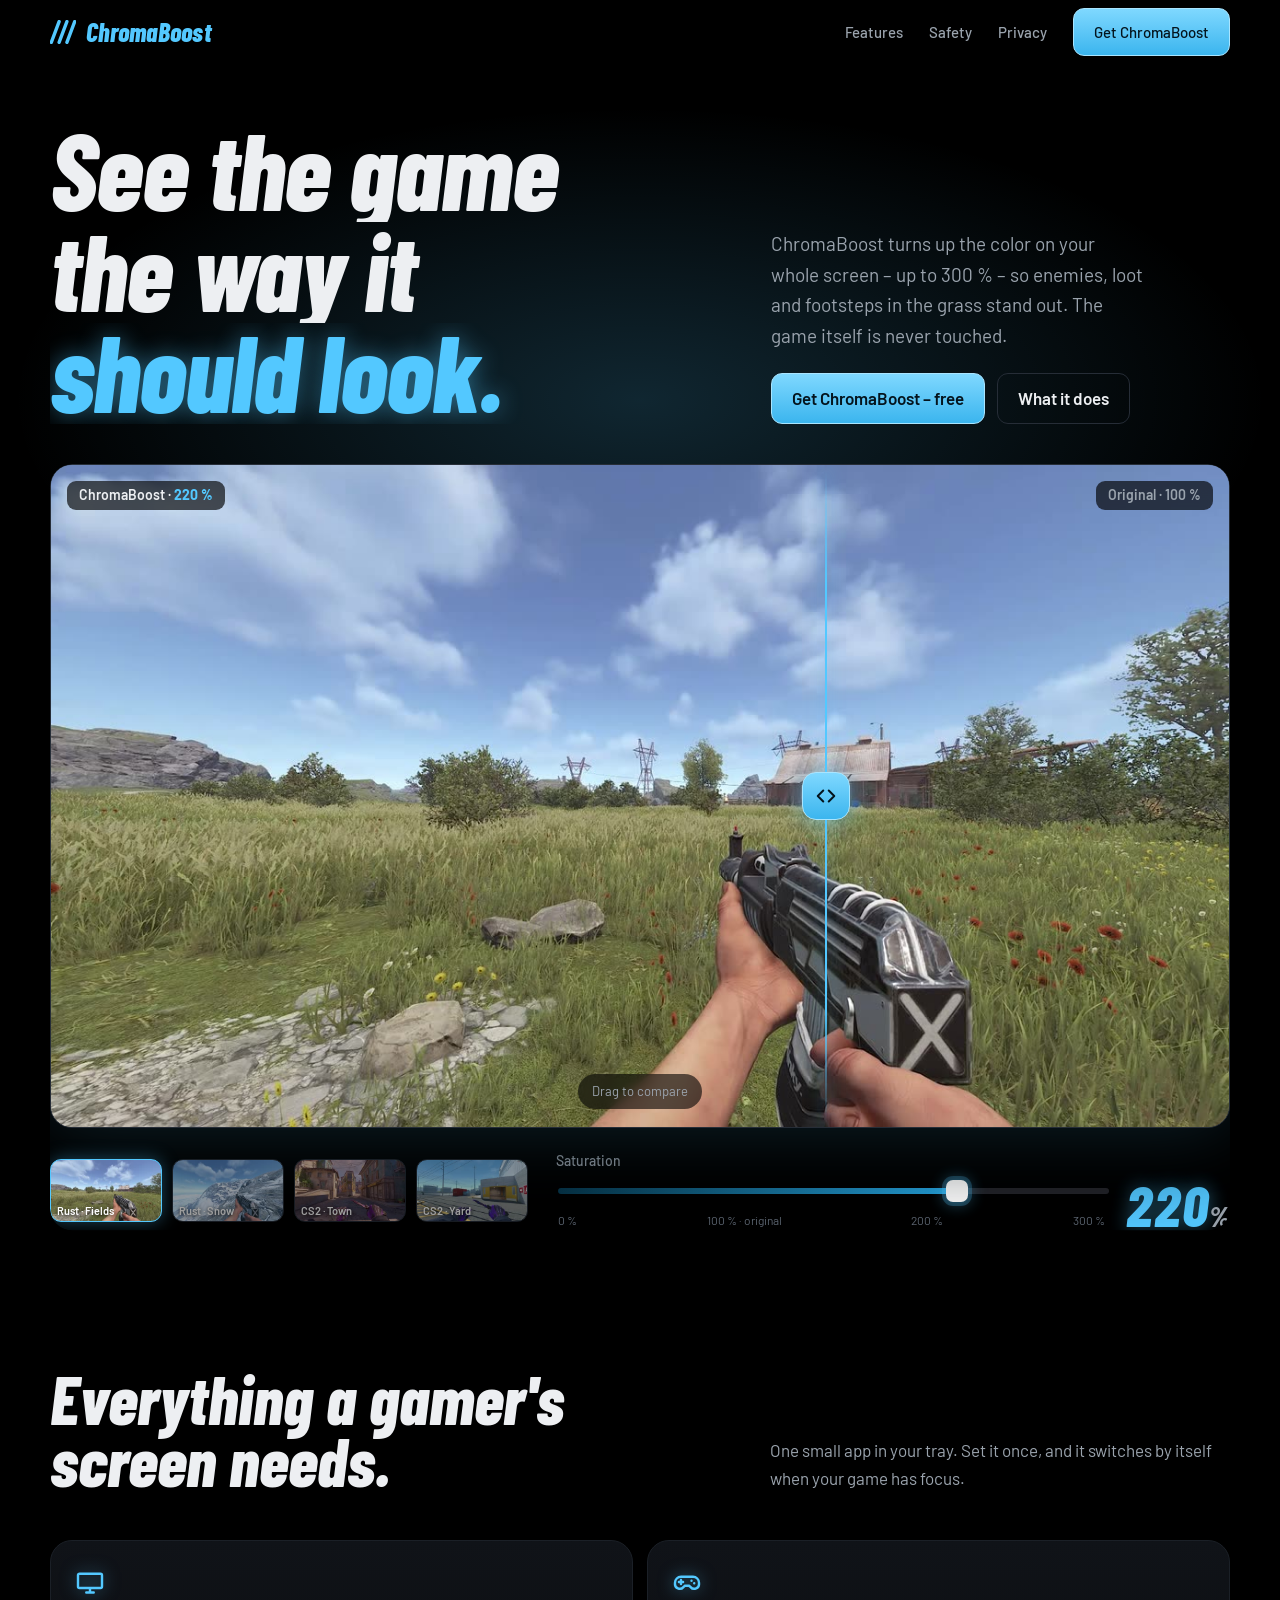
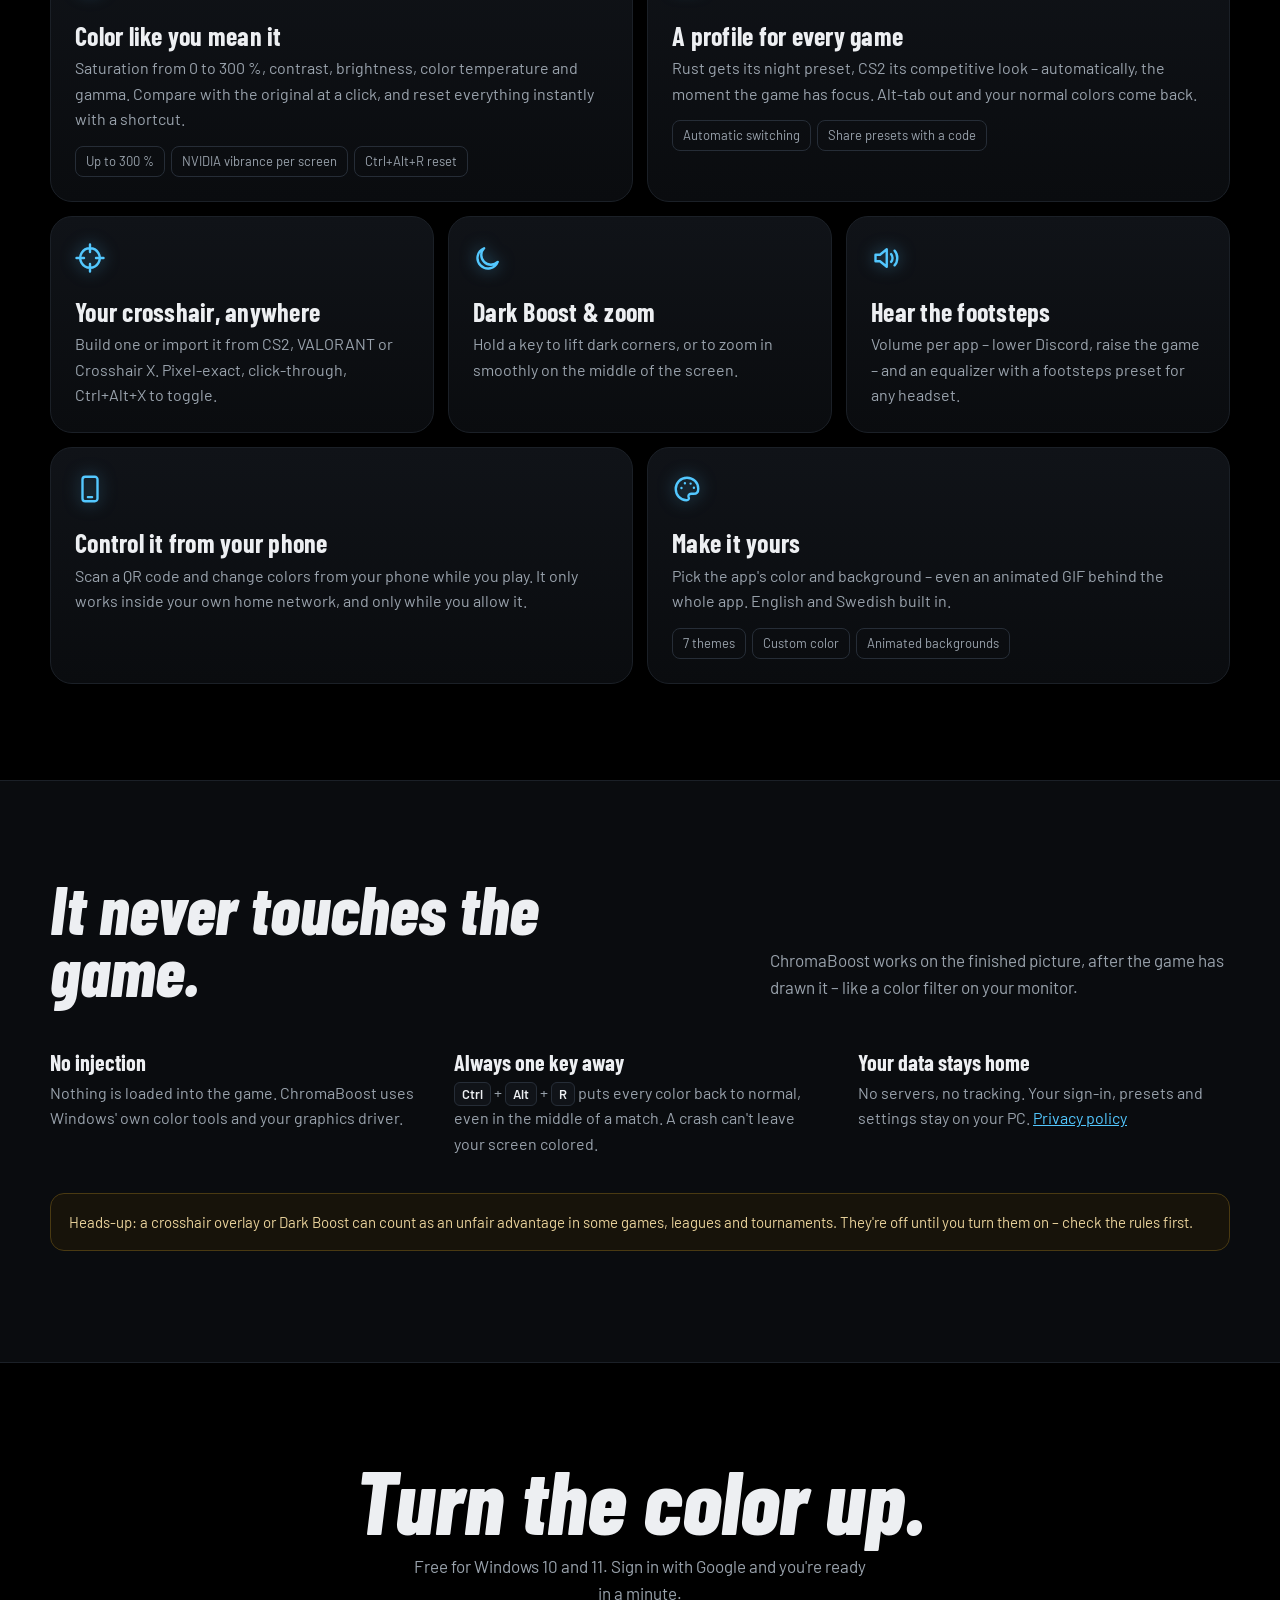
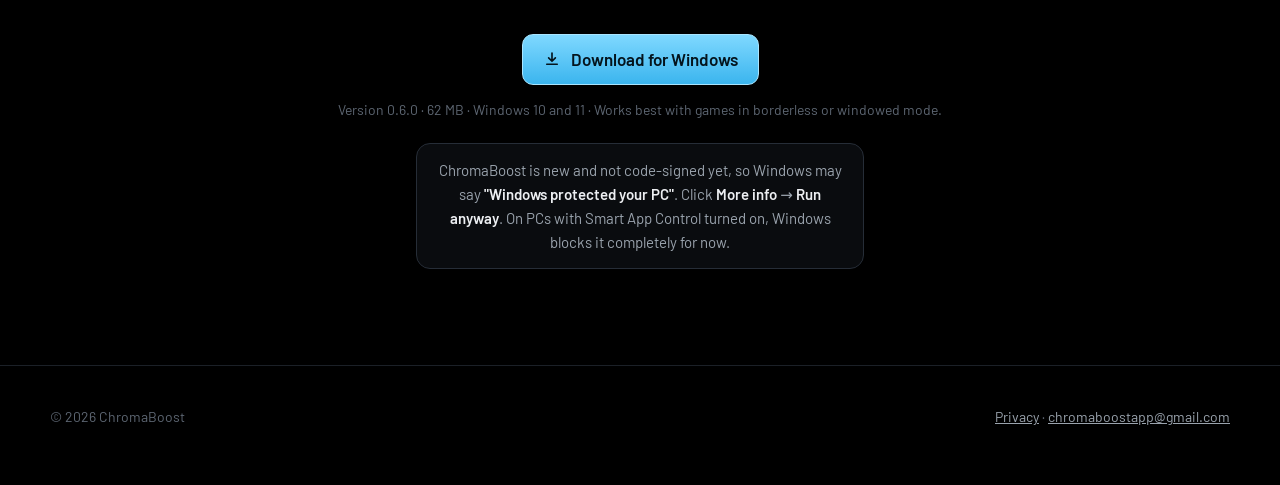
<file: index.html>
<!doctype html>
<html lang="en">
<head>
<meta charset="utf-8">
<meta name="viewport" content="width=device-width, initial-scale=1">
<title>ChromaBoost – See the game the way it should look</title>
<meta name="description" content="ChromaBoost is a free Windows app for gamers: up to 300 % color saturation, game profiles, a custom crosshair, Dark Boost, zoom and sound – without touching the game.">
<meta name="theme-color" content="#000000">
<meta property="og:title" content="ChromaBoost">
<meta property="og:description" content="Stronger, clearer colors in every game – without touching the game.">
<meta property="og:image" content="https://chromaboost.github.io/media/clip2.jpg">
<link rel="icon" href="data:image/svg+xml,%3Csvg xmlns='http://www.w3.org/2000/svg' viewBox='0 0 20 18'%3E%3Cpath d='M1,17 L7,1 M7,17 L13,1 M13,17 L19,1' stroke='%2353c8ff' stroke-width='2.6' stroke-linecap='round' fill='none'/%3E%3C/svg%3E">
<link rel="preconnect" href="https://fonts.googleapis.com">
<link rel="preconnect" href="https://fonts.gstatic.com" crossorigin>
<link href="https://fonts.googleapis.com/css2?family=Barlow+Condensed:ital,wght@0,700;1,800&family=Barlow:wght@400;500;600;700&display=swap" rel="stylesheet">
<link rel="stylesheet" href="styles.css?v=3">
<link rel="preload" as="image" href="media/clip2.jpg">
</head>
<body>

<header class="nav" id="nav">
  <div class="wrap">
    <a class="brand" href="#top" aria-label="ChromaBoost">
      <svg viewBox="0 0 20 18" fill="none" stroke="currentColor" stroke-width="2.6" stroke-linecap="round" aria-hidden="true">
        <path d="M1,17 L7,1" /><path d="M7,17 L13,1" /><path d="M13,17 L19,1" />
      </svg>
      <span>ChromaBoost</span>
    </a>
    <nav class="nav-links" aria-label="Main">
      <a href="#features">Features</a>
      <a href="#safe">Safety</a>
      <a href="privacy.html">Privacy</a>
      <a class="button" href="#download">Get ChromaBoost</a>
    </nav>
  </div>
</header>

<main id="top">
  <section class="hero" aria-labelledby="hero-title">
    <div class="wrap">
      <div class="hero-head">
        <h1 id="hero-title">
          <span class="line"><span style="--i:0">See the game</span></span>
          <span class="line"><span style="--i:1">the way it</span></span>
          <span class="line"><span style="--i:2" class="glow">should look.</span></span>
        </h1>
        <div>
          <p class="lead">ChromaBoost turns up the color on your whole screen – up to 300 % – so enemies, loot and footsteps in the grass stand out. The game itself is never touched.</p>
          <div class="cta">
            <a class="button" href="#download">Get ChromaBoost – free</a>
            <a class="button ghost" href="#features">What it does</a>
          </div>
        </div>
      </div>

      <!-- Före/efter: samma video två gånger, vänster sida med ChromaBoosts mättnad (WebGL). -->
      <div class="compare">
        <div class="stage" id="stage" style="background-image:url(media/clip2.jpg)">
          <div class="poster" id="poster" style="background-image:url(media/clip2.jpg)"></div>
          <canvas id="canvas" aria-hidden="true"></canvas>
          <video id="video" muted loop playsinline preload="auto" crossorigin="anonymous" aria-label="Gameplay clip" hidden></video>
          <div class="fade"></div>
          <span class="tag left">ChromaBoost · <b id="tagValue">220 %</b></span>
          <span class="tag right">Original · 100 %</span>
          <div class="divider" id="divider">
            <button class="handle" id="handle" role="slider" aria-label="Compare: drag between ChromaBoost and original"
                    aria-valuemin="0" aria-valuemax="100" aria-valuenow="50">
              <svg viewBox="0 0 24 24" fill="none" stroke="currentColor" stroke-width="2.2" stroke-linecap="round" stroke-linejoin="round" aria-hidden="true"><path d="M9 6 3 12l6 6M15 6l6 6-6 6"/></svg>
            </button>
          </div>
          <span class="hint">Drag to compare</span>
        </div>

        <div class="controls">
          <div class="clips" role="group" aria-label="Choose a clip" id="clips">
            <button class="clip" data-clip="clip2" aria-pressed="true" style="background-image:url(media/clip2-thumb.jpg)"><span>Rust · Fields</span></button>
            <button class="clip" data-clip="clip1" aria-pressed="false" style="background-image:url(media/clip1-thumb.jpg)"><span>Rust · Snow</span></button>
            <button class="clip" data-clip="clip4" aria-pressed="false" style="background-image:url(media/clip4-thumb.jpg)"><span>CS2 · Town</span></button>
            <button class="clip" data-clip="clip3" aria-pressed="false" style="background-image:url(media/clip3-thumb.jpg)"><span>CS2 · Yard</span></button>
          </div>
          <div class="strength">
            <label for="strength">Saturation</label>
            <output id="strengthValue" for="strength">220<small>%</small></output>
            <div>
              <input class="range" id="strength" type="range" min="0" max="300" step="5" value="220" aria-describedby="strengthMarks">
              <div class="marks" id="strengthMarks"><span>0 %</span><span>100 % · original</span><span>200 %</span><span>300 %</span></div>
            </div>
          </div>
        </div>
      </div>
    </div>
  </section>

  <section id="features" aria-labelledby="features-title">
    <div class="wrap">
      <div class="section-head reveal">
        <h2 id="features-title">Everything a gamer's screen needs.</h2>
        <p>One small app in your tray. Set it once, and it switches by itself when your game has focus.</p>
      </div>

      <div class="features">
        <article class="feature wide reveal">
          <svg viewBox="0 0 20 20" aria-hidden="true"><path d="M3,4.5 H17 A1,1 0 0 1 18,5.5 V13 A1,1 0 0 1 17,14 H3 A1,1 0 0 1 2,13 V5.5 A1,1 0 0 1 3,4.5 Z M7.5,17 H12.5 M10,14 V17"/></svg>
          <h3>Color like you mean it</h3>
          <p>Saturation from 0 to 300 %, contrast, brightness, color temperature and gamma. Compare with the original at a click, and reset everything instantly with a shortcut.</p>
          <div class="chips"><span>Up to 300 %</span><span>NVIDIA vibrance per screen</span><span>Ctrl+Alt+R reset</span></div>
        </article>
        <article class="feature wide reveal" style="--delay:.08s">
          <svg viewBox="0 0 20 20" aria-hidden="true"><path d="M6,6.5 H14 A4,4 0 0 1 18,10.5 V11 A3.2,3.2 0 0 1 12.4,13.4 L11.4,12.5 H8.6 L7.6,13.4 A3.2,3.2 0 0 1 2,11 V10.5 A4,4 0 0 1 6,6.5 Z M6,8.6 V11.4 M4.6,10 H7.4 M13,9.2 L13.01,9.2 M14.8,10.8 L14.81,10.8"/></svg>
          <h3>A profile for every game</h3>
          <p>Rust gets its night preset, CS2 its competitive look – automatically, the moment the game has focus. Alt-tab out and your normal colors come back.</p>
          <div class="chips"><span>Automatic switching</span><span>Share presets with a code</span></div>
        </article>
        <article class="feature reveal">
          <svg viewBox="0 0 20 20" aria-hidden="true"><path d="M10,3.5 A6.5,6.5 0 1 1 9.99,3.5 Z M10,1 V6 M10,14 V19 M1,10 H6 M14,10 H19"/></svg>
          <h3>Your crosshair, anywhere</h3>
          <p>Build one or import it from CS2, VALORANT or Crosshair X. Pixel-exact, click-through, Ctrl+Alt+X to toggle.</p>
        </article>
        <article class="feature reveal" style="--delay:.06s">
          <svg viewBox="0 0 20 20" aria-hidden="true"><path d="M16.5,12.6 A7,7 0 1 1 7.4,3.5 A5.6,5.6 0 0 0 16.5,12.6 Z"/></svg>
          <h3>Dark Boost &amp; zoom</h3>
          <p>Hold a key to lift dark corners, or to zoom in smoothly on the middle of the screen.</p>
        </article>
        <article class="feature reveal" style="--delay:.12s">
          <svg viewBox="0 0 20 20" aria-hidden="true"><path d="M3,7.8 H6 L10.5,4.2 V15.8 L6,12.2 H3 Z M13.4,7.4 C14.7,8.8 14.7,11.2 13.4,12.6 M15.7,5.1 C18.1,7.6 18.1,12.4 15.7,14.9"/></svg>
          <h3>Hear the footsteps</h3>
          <p>Volume per app – lower Discord, raise the game – and an equalizer with a footsteps preset for any headset.</p>
        </article>
        <article class="feature wide reveal">
          <svg viewBox="0 0 20 20" aria-hidden="true"><path d="M6.8,1.8 H13.2 A1.8,1.8 0 0 1 15,3.6 V16.4 A1.8,1.8 0 0 1 13.2,18.2 H6.8 A1.8,1.8 0 0 1 5,16.4 V3.6 A1.8,1.8 0 0 1 6.8,1.8 Z M8.6,15.4 H11.4"/></svg>
          <h3>Control it from your phone</h3>
          <p>Scan a QR code and change colors from your phone while you play. It only works inside your own home network, and only while you allow it.</p>
        </article>
        <article class="feature wide reveal" style="--delay:.08s">
          <svg viewBox="0 0 20 20" aria-hidden="true"><path d="M10,2.5 C5.6,2.5 2.5,5.9 2.5,10 C2.5,14.1 5.6,17.5 9.6,17.5 C11,17.5 11.6,16.6 11.1,15.5 C10.6,14.3 11.3,13.2 12.7,13.2 H14.4 C16.3,13.2 17.5,11.8 17.5,9.8 C17.5,5.8 14.2,2.5 10,2.5 Z M6.3,9.3 L6.31,9.3 M8.6,6.2 L8.61,6.2 M12.4,6.4 L12.41,6.4 M14.6,9.2 L14.61,9.2"/></svg>
          <h3>Make it yours</h3>
          <p>Pick the app's color and background – even an animated GIF behind the whole app. English and Swedish built in.</p>
          <div class="chips"><span>7 themes</span><span>Custom color</span><span>Animated backgrounds</span></div>
        </article>
      </div>
    </div>
  </section>

  <section class="trust" id="safe" aria-labelledby="safe-title">
    <div class="wrap">
      <div class="section-head reveal">
        <h2 id="safe-title">It never touches the game.</h2>
        <p>ChromaBoost works on the finished picture, after the game has drawn it – like a color filter on your monitor.</p>
      </div>
      <div class="trust-grid">
        <div class="reveal"><h3>No injection</h3><p>Nothing is loaded into the game. ChromaBoost uses Windows' own color tools and your graphics driver.</p></div>
        <div class="reveal" style="--delay:.08s"><h3>Always one key away</h3><p><kbd>Ctrl</kbd> + <kbd>Alt</kbd> + <kbd>R</kbd> puts every color back to normal, even in the middle of a match. A crash can't leave your screen colored.</p></div>
        <div class="reveal" style="--delay:.16s"><h3>Your data stays home</h3><p>No servers, no tracking. Your sign-in, presets and settings stay on your PC. <a href="privacy.html">Privacy policy</a></p></div>
      </div>
      <p class="note reveal">Heads-up: a crosshair overlay or Dark Boost can count as an unfair advantage in some games, leagues and tournaments. They're off until you turn them on – check the rules first.</p>
    </div>
  </section>

  <section class="download" id="download" aria-labelledby="download-title">
    <div class="wrap reveal">
      <h2 id="download-title">Turn the color up.</h2>
      <p>Free for Windows 10 and 11. Sign in with Google and you're ready in a minute.</p>
      <a class="button" id="downloadButton" href="https://github.com/chromaboost/chromaboost.github.io/releases/latest/download/ChromaBoost-Setup.exe">
        <svg viewBox="0 0 24 24" width="18" height="18" fill="none" stroke="currentColor" stroke-width="2.2" stroke-linecap="round" stroke-linejoin="round" aria-hidden="true"><path d="M12 4v11m0 0-4.5-4.5M12 15l4.5-4.5M5 19h14"/></svg>
        Download for Windows
      </a>
      <div class="meta">Version 0.6.0 · 62 MB · Windows 10 and 11 · Works best with games in borderless or windowed mode.</div>
      <p class="warn">ChromaBoost is new and not code-signed yet, so Windows may say <b>"Windows protected your PC"</b>.
        Click <b>More info</b> → <b>Run anyway</b>. On PCs with Smart App Control turned on, Windows blocks it completely for now.</p>
    </div>
  </section>
</main>

<footer>
  <div class="wrap">
    <span>© 2026 ChromaBoost</span>
    <span><a href="privacy.html">Privacy</a> · <a href="mailto:chromaboostapp@gmail.com">chromaboostapp@gmail.com</a></span>
  </div>
</footer>

<script src="app.js?v=3" defer></script>
</body>
</html>
</file>
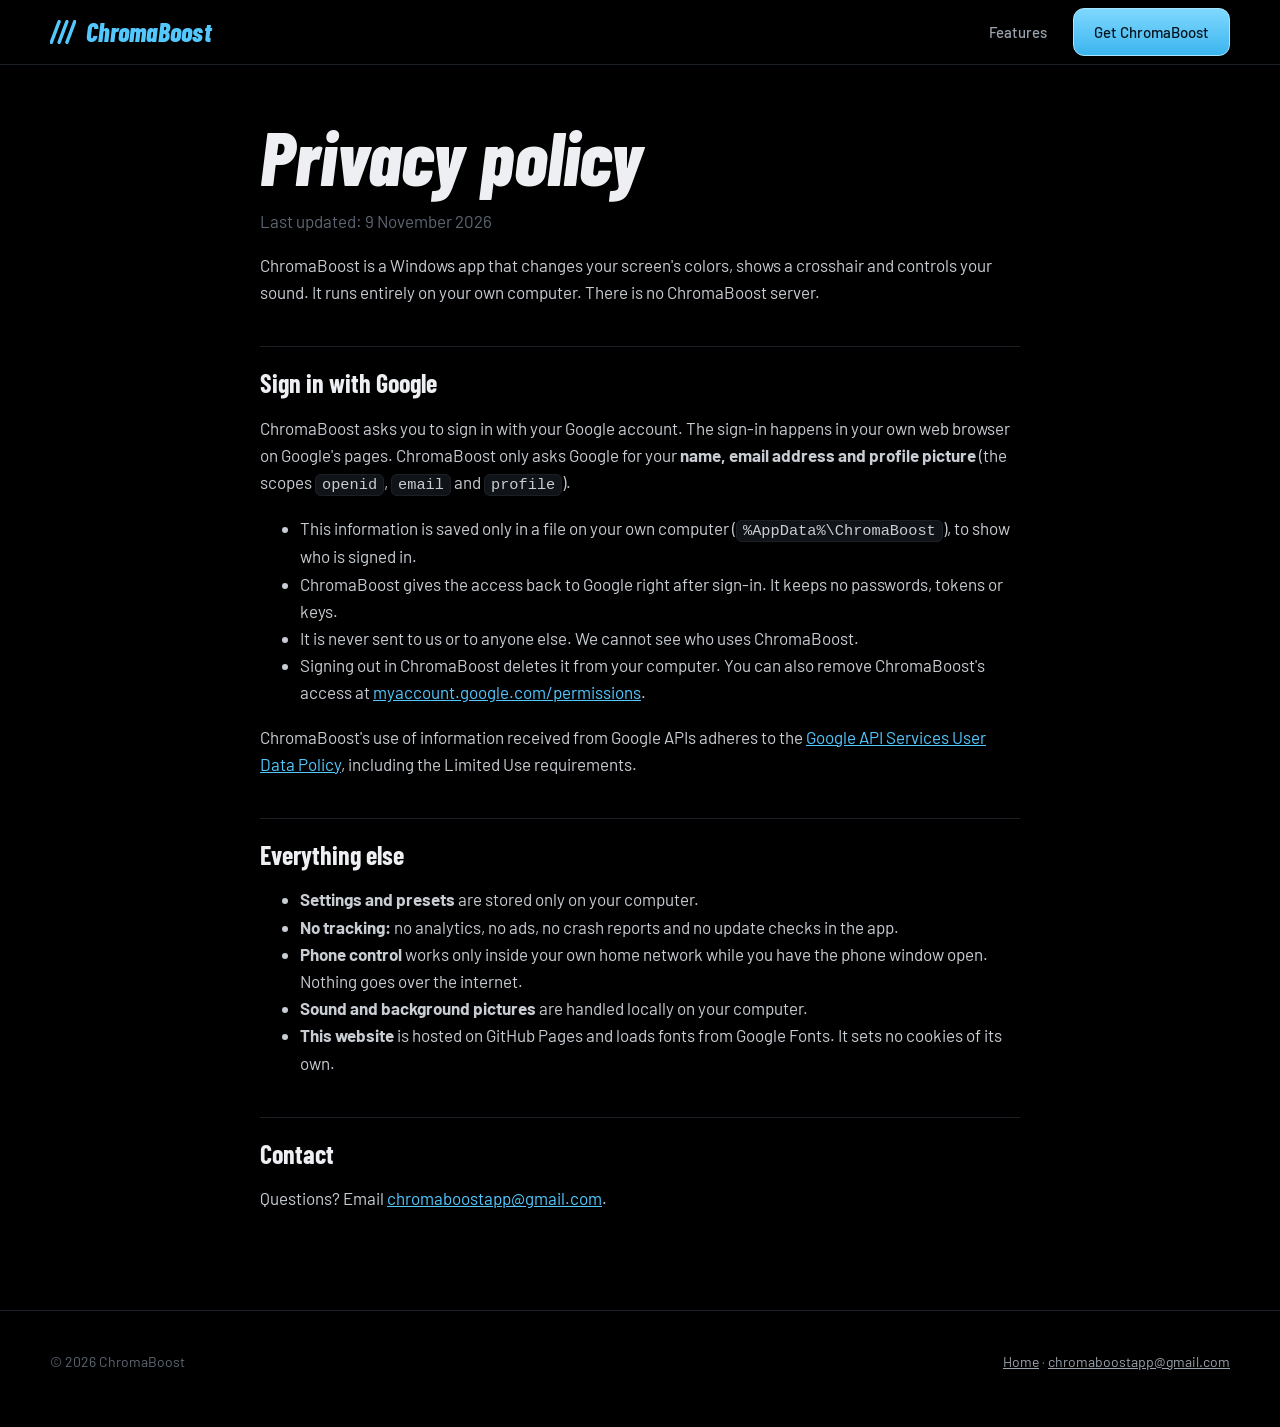
<file: privacy.html>
<!doctype html>
<html lang="en">
<head>
<meta charset="utf-8">
<meta name="viewport" content="width=device-width, initial-scale=1">
<title>ChromaBoost – Privacy policy</title>
<meta name="theme-color" content="#000000">
<link rel="icon" href="data:image/svg+xml,%3Csvg xmlns='http://www.w3.org/2000/svg' viewBox='0 0 20 18'%3E%3Cpath d='M1,17 L7,1 M7,17 L13,1 M13,17 L19,1' stroke='%2353c8ff' stroke-width='2.6' stroke-linecap='round' fill='none'/%3E%3C/svg%3E">
<link rel="preconnect" href="https://fonts.googleapis.com">
<link rel="preconnect" href="https://fonts.gstatic.com" crossorigin>
<link href="https://fonts.googleapis.com/css2?family=Barlow+Condensed:ital,wght@0,700;1,800&family=Barlow:wght@400;500;600;700&display=swap" rel="stylesheet">
<link rel="stylesheet" href="styles.css?v=3">
</head>
<body>
<header class="nav scrolled">
  <div class="wrap">
    <a class="brand" href="index.html" aria-label="ChromaBoost home">
      <svg viewBox="0 0 20 18" fill="none" stroke="currentColor" stroke-width="2.6" stroke-linecap="round" aria-hidden="true">
        <path d="M1,17 L7,1" /><path d="M7,17 L13,1" /><path d="M13,17 L19,1" />
      </svg>
      <span>ChromaBoost</span>
    </a>
    <nav class="nav-links" aria-label="Main">
      <a href="index.html#features">Features</a>
      <a class="button" href="index.html#download">Get ChromaBoost</a>
    </nav>
  </div>
</header>

<main class="wrap doc">
  <h1>Privacy policy</h1>
  <p class="dim">Last updated: 9 November 2026</p>

  <p>ChromaBoost is a Windows app that changes your screen's colors, shows a crosshair and controls your sound.
  It runs entirely on your own computer. There is no ChromaBoost server.</p>

  <h2>Sign in with Google</h2>
  <p>ChromaBoost asks you to sign in with your Google account. The sign-in happens in your own web browser on
  Google's pages. ChromaBoost only asks Google for your <strong>name, email address and profile picture</strong>
  (the scopes <code>openid</code>, <code>email</code> and <code>profile</code>).</p>
  <ul>
    <li>This information is saved only in a file on your own computer (<code>%AppData%\ChromaBoost</code>), to show who is signed in.</li>
    <li>ChromaBoost gives the access back to Google right after sign-in. It keeps no passwords, tokens or keys.</li>
    <li>It is never sent to us or to anyone else. We cannot see who uses ChromaBoost.</li>
    <li>Signing out in ChromaBoost deletes it from your computer. You can also remove ChromaBoost's access at
      <a href="https://myaccount.google.com/permissions">myaccount.google.com/permissions</a>.</li>
  </ul>
  <p>ChromaBoost's use of information received from Google APIs adheres to the
  <a href="https://developers.google.com/terms/api-services-user-data-policy">Google API Services User Data Policy</a>,
  including the Limited Use requirements.</p>

  <h2>Everything else</h2>
  <ul>
    <li><strong>Settings and presets</strong> are stored only on your computer.</li>
    <li><strong>No tracking:</strong> no analytics, no ads, no crash reports and no update checks in the app.</li>
    <li><strong>Phone control</strong> works only inside your own home network while you have the phone window open.
      Nothing goes over the internet.</li>
    <li><strong>Sound and background pictures</strong> are handled locally on your computer.</li>
    <li><strong>This website</strong> is hosted on GitHub Pages and loads fonts from Google Fonts. It sets no cookies of its own.</li>
  </ul>

  <h2>Contact</h2>
  <p>Questions? Email <a href="mailto:chromaboostapp@gmail.com">chromaboostapp@gmail.com</a>.</p>
</main>

<footer>
  <div class="wrap">
    <span>© 2026 ChromaBoost</span>
    <span><a href="index.html">Home</a> · <a href="mailto:chromaboostapp@gmail.com">chromaboostapp@gmail.com</a></span>
  </div>
</footer>
</body>
</html>
</file>
<file: styles.css>
/* ChromaBoost – webbplatsen. Samma språk som appen: svart botten, ljusblått betyder ljus. */
:root {
  --bg: #000;
  --surface: #0a0c0f;
  --surface-2: #101318;
  --line: #1b2027;
  --line-2: #262d37;
  --text: #edeff2;
  --dim: #9aa3ad;
  --faint: #5d6672;
  --accent: #53c8ff;
  --accent-deep: #1397d4;
  --accent-ink: #04141d;
  --heat: 0.6;                      /* 0–1, följer styrkereglaget */
  --radius-lg: 22px;
  --radius: 14px;
  --ease: cubic-bezier(.16, 1, .3, 1);
  --display: "Barlow Condensed", "Bahnschrift", "Arial Narrow", sans-serif;
  --body: "Barlow", "Segoe UI", system-ui, sans-serif;
  color-scheme: dark;
}

* { box-sizing: border-box; }
html { scroll-behavior: smooth; }
body {
  margin: 0;
  background: var(--bg);
  color: var(--text);
  font: 400 17px/1.6 var(--body);
  -webkit-font-smoothing: antialiased;
  overflow-x: hidden;
}
a { color: var(--accent); }
img, video, canvas { display: block; max-width: 100%; }
/* "hidden" måste vinna över display: block ovan – annars ligger originalvideon över den färgade bilden. */
[hidden] { display: none !important; }
:focus-visible { outline: 2px solid var(--accent); outline-offset: 3px; border-radius: 6px; }
.wrap { width: min(1180px, 100% - 32px); margin-inline: auto; }

/* ---------------------------------------------------------------- Topp */
.nav {
  position: sticky; top: 0; z-index: 20;
  background: color-mix(in srgb, var(--bg) 72%, transparent);
  backdrop-filter: blur(14px);
  border-bottom: 1px solid transparent;
  transition: border-color .3s;
}
.nav.scrolled { border-bottom-color: var(--line); }
.nav .wrap { display: flex; align-items: center; justify-content: space-between; height: 64px; gap: 16px; }
.brand { display: flex; align-items: center; gap: 10px; text-decoration: none; color: var(--accent); }
.brand svg { width: 26px; height: 24px; }
.brand span { font: italic 800 26px/1 var(--display); letter-spacing: .01em; }
.nav-links { display: flex; align-items: center; gap: 26px; }
.nav-links a { color: var(--dim); text-decoration: none; font-weight: 500; font-size: 15px; transition: color .2s; }
.nav-links a:hover { color: var(--text); }
.nav-links a.button, .nav-links a.button:hover { color: var(--accent-ink); }
.button {
  display: inline-flex; align-items: center; gap: 10px;
  padding: 11px 20px; border-radius: 11px;
  background: linear-gradient(180deg, #7fd8ff, #3bb5ee);
  color: var(--accent-ink); font-weight: 600; text-decoration: none; border: 1px solid #a9e5ff;
  box-shadow: 0 0 0 0 rgba(83, 200, 255, 0);
  transition: box-shadow .3s var(--ease), transform .3s var(--ease);
}
.button:hover { box-shadow: 0 0 28px rgba(83, 200, 255, .45); transform: translateY(-1px); }
.button[aria-disabled="true"] { background: var(--surface-2); color: var(--dim); border-color: var(--line-2); cursor: default; box-shadow: none; transform: none; }
.button.ghost { background: transparent; color: var(--text); border-color: var(--line-2); }
.button.ghost:hover { border-color: var(--accent); box-shadow: none; }
@media (max-width: 720px) { .nav-links a:not(.button) { display: none; } }

/* ---------------------------------------------------------------- Hjälte */
.hero { position: relative; padding: 56px 0 40px; }
.hero::before {
  /* Ljuset bakom spelaren lyser starkare ju högre styrka (som siffran i appen). */
  content: ""; position: absolute; inset: -10% -20% auto; height: 760px; pointer-events: none;
  background: radial-gradient(50% 55% at 50% 60%, rgba(83, 200, 255, calc(.06 + var(--heat) * .22)), transparent 70%);
  transition: background .2s;
}
.hero-head { position: relative; display: grid; grid-template-columns: 1.2fr .8fr; gap: 32px; align-items: end; }
.hero h1 {
  margin: 0; font: italic 800 clamp(48px, 8.4vw, 112px)/.88 var(--display);
  letter-spacing: -.01em; text-transform: none;
}
.hero h1 .line { display: block; overflow: hidden; padding-bottom: .06em; }
.hero h1 .line > span { display: inline-block; }
.hero h1 .glow { color: var(--accent); text-shadow: 0 0 calc(var(--heat) * 40px) rgba(83, 200, 255, calc(var(--heat) * .8)); }
.hero p.lead { margin: 0; color: var(--dim); font-size: 19px; max-width: 34ch; }
.hero .cta { display: flex; gap: 12px; margin-top: 22px; flex-wrap: wrap; }
@media (max-width: 860px) { .hero-head { grid-template-columns: 1fr; } }

/* ---------------------------------------------------------------- Före/efter-spelaren */
.compare { position: relative; margin-top: 40px; }
.stage {
  position: relative; aspect-ratio: 16 / 9; border-radius: var(--radius-lg); overflow: hidden;
  background: #05070a center / cover no-repeat; border: 1px solid var(--line-2);
  box-shadow: 0 0 calc(30px + var(--heat) * 70px) rgba(83, 200, 255, calc(var(--heat) * .28)), 0 30px 80px rgba(0, 0, 0, .6);
  touch-action: pan-y; cursor: ew-resize; user-select: none;
  transition: box-shadow .25s;
}
.stage canvas, .stage video { position: absolute; inset: 0; width: 100%; height: 100%; object-fit: cover; }
.stage .poster { position: absolute; inset: 0; background: center / cover no-repeat; transition: opacity .5s; }
.stage.ready .poster { opacity: 0; }
.stage .fade { position: absolute; inset: 0; background: #000; opacity: 0; pointer-events: none; transition: opacity .28s; }
.stage.switching .fade { opacity: 1; }
.tag {
  position: absolute; top: 16px; padding: 6px 12px; border-radius: 9px;
  background: rgba(0, 0, 0, .66); backdrop-filter: blur(6px);
  font: 600 14px/1.2 var(--body); pointer-events: none; white-space: nowrap;
}
.tag.left { left: 16px; color: var(--text); }
.tag.left b { color: var(--accent); font-weight: 700; }
.tag.right { right: 16px; color: var(--dim); }
.divider { position: absolute; top: 0; bottom: 0; width: 0; left: 50%; pointer-events: none; }
.divider::before {
  content: ""; position: absolute; top: 0; bottom: 0; left: -1px; width: 2px;
  background: linear-gradient(180deg, transparent, var(--accent) 18%, var(--accent) 82%, transparent);
  box-shadow: 0 0 18px rgba(83, 200, 255, .8);
}
.handle {
  position: absolute; top: 50%; left: 0; width: 48px; height: 48px; margin: -24px 0 0 -24px;
  border-radius: 14px; border: 1px solid #a9e5ff; pointer-events: auto; cursor: ew-resize;
  background: linear-gradient(180deg, #7fd8ff, #3bb5ee); color: var(--accent-ink);
  display: grid; place-items: center; box-shadow: 0 0 26px rgba(83, 200, 255, .6);
  transition: transform .3s var(--ease);
}
.handle:hover, .stage.dragging .handle { transform: scale(1.08); }
.handle svg { width: 22px; height: 22px; }
.hint {
  position: absolute; left: 50%; bottom: 18px; transform: translateX(-50%);
  padding: 7px 14px; border-radius: 999px; background: rgba(0, 0, 0, .6); backdrop-filter: blur(6px);
  font-size: 13px; color: var(--dim); pointer-events: none; transition: opacity .6s;
}
.stage.touched .hint { opacity: 0; }

/* Under spelaren: klipp och styrka */
.controls { display: grid; grid-template-columns: auto 1fr; gap: 28px; align-items: center; margin-top: 22px; }
.clips { display: flex; gap: 10px; }
.clip {
  position: relative; width: 112px; aspect-ratio: 16 / 9; border-radius: 11px; overflow: hidden; padding: 0;
  border: 1px solid var(--line-2); background: #05070a center / cover; cursor: pointer;
  opacity: .62; transition: opacity .25s, border-color .25s, transform .35s var(--ease);
}
.clip:hover { opacity: .9; transform: translateY(-2px); }
.clip[aria-pressed="true"] { opacity: 1; border-color: var(--accent); box-shadow: 0 0 18px rgba(83, 200, 255, .35); }
.clip span {
  position: absolute; left: 6px; bottom: 5px; font: 600 11px/1 var(--body); color: #fff;
  text-shadow: 0 1px 4px #000;
}
.strength { display: grid; grid-template-columns: 1fr auto; gap: 4px 18px; align-items: end; }
.strength label { color: var(--dim); font-size: 14px; font-weight: 500; }
.strength output {
  grid-row: span 2; font: italic 800 56px/.9 var(--display); color: var(--accent); min-width: 3.2ch; text-align: right;
  text-shadow: 0 0 calc(var(--heat) * 34px) rgba(83, 200, 255, calc(var(--heat) * .85));
  font-variant-numeric: tabular-nums;
}
.strength output small { font-size: .5em; color: var(--dim); text-shadow: none; }
.range { -webkit-appearance: none; appearance: none; width: 100%; height: 26px; background: transparent; cursor: pointer; }
.range::-webkit-slider-runnable-track {
  height: 6px; border-radius: 3px;
  background: linear-gradient(90deg, #07354a, #28aae7 var(--pos), #24242a var(--pos));
}
.range::-moz-range-track { height: 6px; border-radius: 3px; background: #24242a; }
.range::-moz-range-progress { height: 6px; border-radius: 3px; background: linear-gradient(90deg, #07354a, #28aae7); }
.range::-webkit-slider-thumb {
  -webkit-appearance: none; width: 22px; height: 22px; margin-top: -8px; border-radius: 7px;
  background: #fff; border: 0; box-shadow: 0 0 0 4px rgba(83, 200, 255, .25), 0 0 18px rgba(83, 200, 255, .6);
}
.range::-moz-range-thumb { width: 22px; height: 22px; border-radius: 7px; background: #fff; border: 0; box-shadow: 0 0 18px rgba(83, 200, 255, .6); }
.marks { display: flex; justify-content: space-between; color: var(--faint); font-size: 12px; padding: 0 2px; }
@media (max-width: 860px) {
  .controls { grid-template-columns: 1fr; }
  .clips { overflow-x: auto; padding-bottom: 4px; }
  .clip { flex: 0 0 104px; }
  .tag { top: 10px; font-size: 12px; }
  .tag.left { left: 10px; } .tag.right { right: 10px; }
  .handle { width: 40px; height: 40px; margin: -20px 0 0 -20px; }
}

/* ---------------------------------------------------------------- Funktioner */
section { padding: 96px 0; }
.section-head { display: grid; grid-template-columns: 1fr 1fr; gap: 32px; align-items: end; margin-bottom: 48px; }
.section-head h2 { margin: 0; font: italic 800 clamp(38px, 5.4vw, 68px)/.92 var(--display); }
.section-head p { margin: 0; color: var(--dim); max-width: 46ch; justify-self: end; }
@media (max-width: 860px) { .section-head { grid-template-columns: 1fr; } .section-head p { justify-self: start; } }

.features { display: grid; grid-template-columns: repeat(6, 1fr); gap: 14px; }
.feature {
  position: relative; grid-column: span 2; padding: 26px 24px 24px; border-radius: var(--radius-lg);
  background: linear-gradient(180deg, var(--surface-2), var(--surface)); border: 1px solid var(--line);
  overflow: hidden; transition: border-color .3s, transform .5s var(--ease);
}
.feature:hover { border-color: var(--line-2); transform: translateY(-3px); }
.feature.wide { grid-column: span 3; }
.feature::after {
  /* Ljuset följer musen över kortet. */
  content: ""; position: absolute; inset: 0; pointer-events: none; opacity: 0; transition: opacity .3s;
  background: radial-gradient(260px circle at var(--mx, 50%) var(--my, 0%), rgba(83, 200, 255, .12), transparent 70%);
}
.feature:hover::after { opacity: 1; }
.feature svg {
  width: 30px; height: 30px; fill: none; stroke: var(--accent); stroke-width: 1.6;
  stroke-linecap: round; stroke-linejoin: round; filter: drop-shadow(0 0 8px rgba(83, 200, 255, .5));
}
.feature h3 { margin: 18px 0 6px; font: 700 26px/1.05 var(--display); letter-spacing: .01em; }
.feature p { margin: 0; color: var(--dim); font-size: 16px; }
.feature .chips { display: flex; flex-wrap: wrap; gap: 6px; margin-top: 14px; }
.feature .chips span { padding: 4px 10px; border-radius: 8px; border: 1px solid var(--line-2); color: var(--dim); font-size: 13px; }
@media (max-width: 960px) { .feature, .feature.wide { grid-column: span 3; } }
@media (max-width: 640px) { .features { grid-template-columns: 1fr; } .feature, .feature.wide { grid-column: auto; } }

/* ---------------------------------------------------------------- Rör aldrig spelet */
.trust { border-top: 1px solid var(--line); border-bottom: 1px solid var(--line); background: var(--surface); }
.trust-grid { display: grid; grid-template-columns: repeat(3, 1fr); gap: 32px; }
.trust-grid h3 { margin: 0 0 6px; font: 700 22px/1.1 var(--display); }
.trust-grid p { margin: 0; color: var(--dim); font-size: 16px; }
.trust-grid kbd {
  font: 600 13px/1 var(--body); padding: 3px 7px; border-radius: 6px; border: 1px solid var(--line-2);
  background: var(--surface-2); color: var(--text);
}
@media (max-width: 860px) { .trust-grid { grid-template-columns: 1fr; } }
.note { margin-top: 36px; padding: 16px 18px; border-radius: var(--radius); border: 1px solid #4a3a12; background: #17130a; color: #e9d29b; font-size: 15px; }

/* ---------------------------------------------------------------- Ladda ned */
.download { text-align: center; }
.download h2 { margin: 0; font: italic 800 clamp(44px, 7vw, 92px)/.9 var(--display); }
.download h2 span { color: var(--accent); text-shadow: 0 0 36px rgba(83, 200, 255, .55); }
.download p { color: var(--dim); margin: 14px auto 26px; max-width: 46ch; }
.download .meta { margin-top: 14px; color: var(--faint); font-size: 14px; }
.download .warn { max-width: 56ch; margin: 22px auto 0; padding: 14px 18px; border-radius: var(--radius); border: 1px solid var(--line-2); background: var(--surface); color: var(--dim); font-size: 15px; }
.download .warn b { color: var(--text); font-weight: 600; }

footer { padding: 40px 0 56px; border-top: 1px solid var(--line); color: var(--faint); font-size: 14px; }
footer .wrap { display: flex; justify-content: space-between; gap: 16px; flex-wrap: wrap; }
footer a { color: var(--dim); }

/* ---------------------------------------------------------------- Rörelse */
.reveal { opacity: 0; transform: translateY(26px); transition: opacity .9s var(--ease), transform .9s var(--ease); transition-delay: var(--delay, 0s); }
.reveal.in { opacity: 1; transform: none; }

/* Startögonblicket: klorna ristas in, rubriken stiger, spelaren öppnas från linjen. */
.brand path { stroke-dasharray: 20; stroke-dashoffset: 20; animation: carve .7s var(--ease) forwards; }
.brand path:nth-child(2) { animation-delay: .12s; }
.brand path:nth-child(3) { animation-delay: .24s; }
@keyframes carve { to { stroke-dashoffset: 0; } }
.hero h1 .line > span { transform: translateY(105%); animation: rise 1s var(--ease) forwards; animation-delay: calc(.25s + var(--i) * .12s); }
@keyframes rise { to { transform: none; } }
.hero .lead, .hero .cta { opacity: 0; animation: fadeup .9s var(--ease) .65s forwards; }
@keyframes fadeup { from { opacity: 0; transform: translateY(14px); } to { opacity: 1; transform: none; } }
.compare { opacity: 0; animation: open 1.1s var(--ease) .75s forwards; }
@keyframes open { from { opacity: 0; transform: translateY(30px) scale(.985); clip-path: inset(0 48% 0 48% round 22px); } to { opacity: 1; transform: none; clip-path: inset(0 0 0 0 round 22px); } }

@media (prefers-reduced-motion: reduce) {
  *, *::before, *::after { animation: none !important; transition: none !important; }
  .reveal, .compare, .hero .lead, .hero .cta { opacity: 1; transform: none; }
  .hero h1 .line > span { transform: none; }
  .brand path { stroke-dashoffset: 0; }
}

/* ---------------------------------------------------------------- Integritetssidan */
.doc { max-width: 760px; padding: 56px 0 80px; }
.doc h1 { font: italic 800 clamp(44px, 7vw, 76px)/.92 var(--display); margin: 0 0 6px; }
.doc h2 { font: 700 26px/1.1 var(--display); margin: 40px 0 8px; padding-top: 22px; border-top: 1px solid var(--line); }
.doc p, .doc li { color: #c8cdd3; }
.doc .dim { color: var(--faint); }
.doc code { font-size: .9em; padding: 1px 6px; border-radius: 6px; background: var(--surface-2); border: 1px solid var(--line); }
</file>
